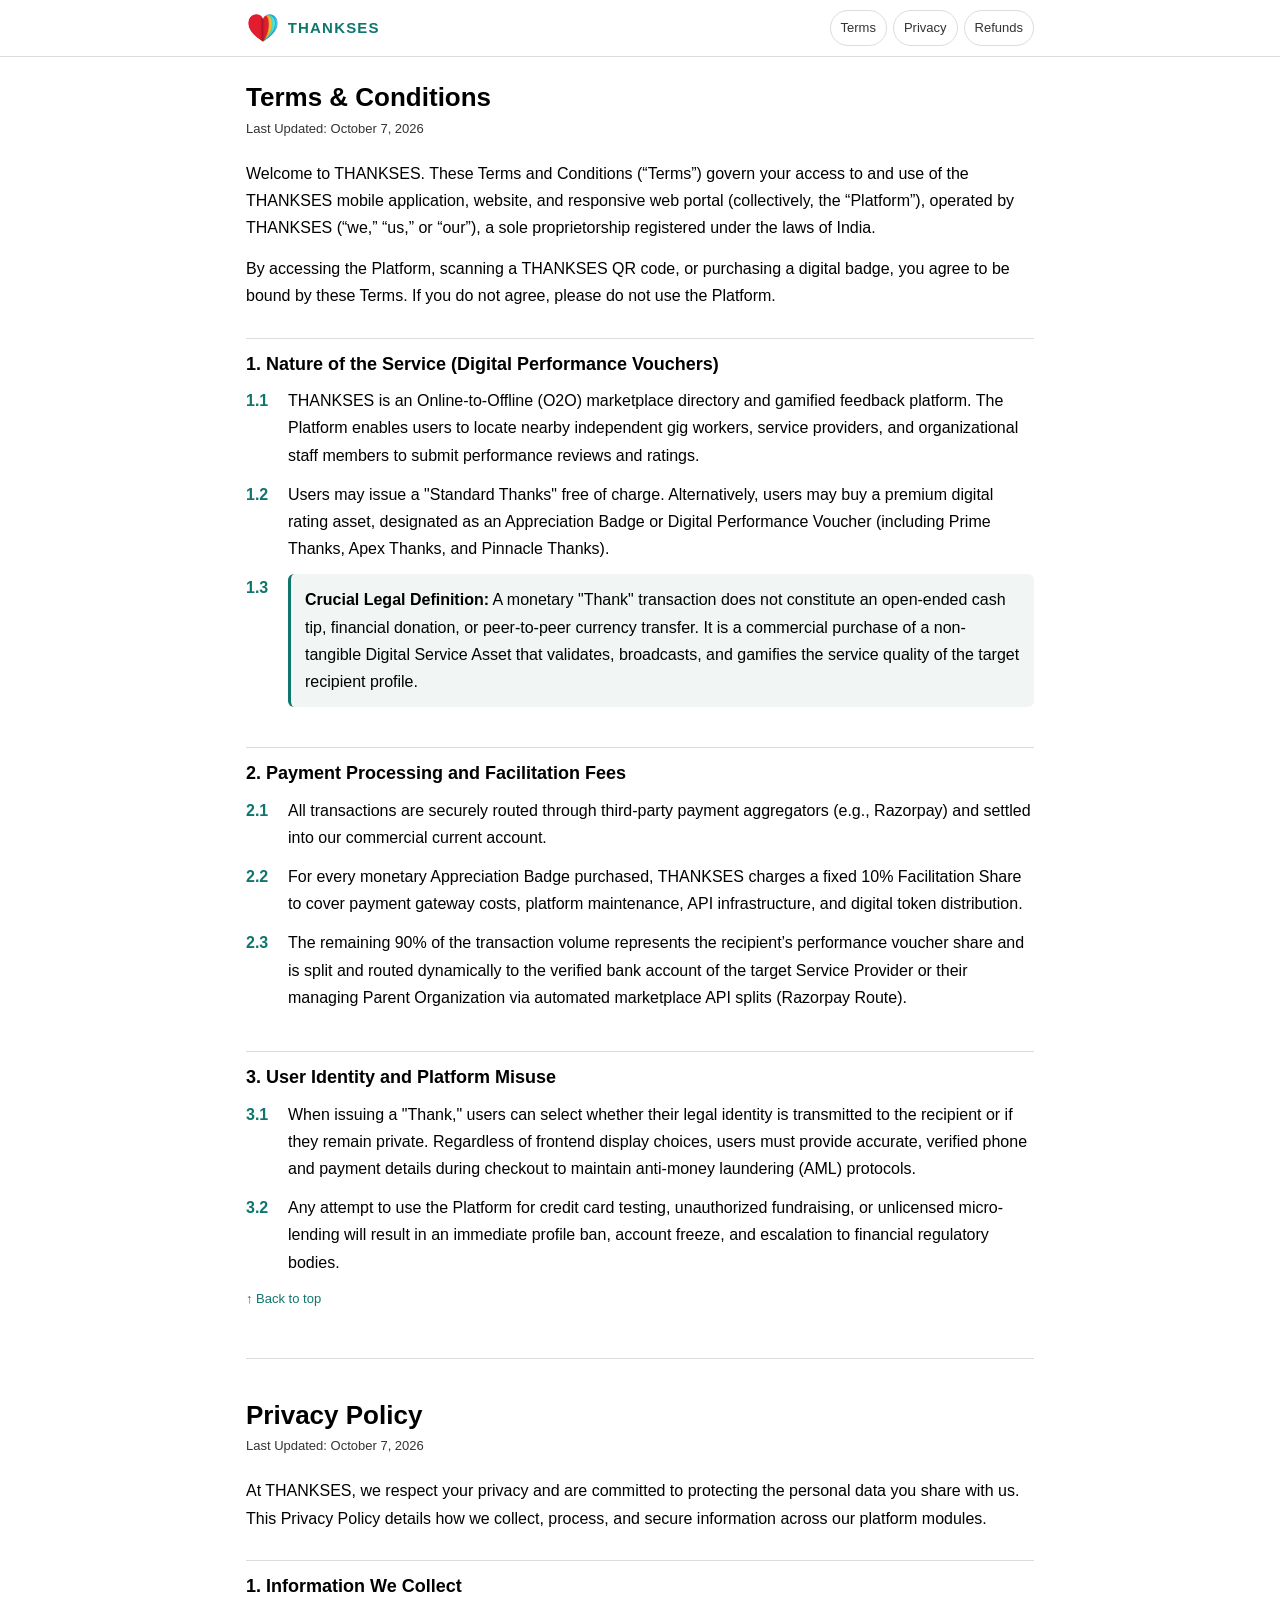
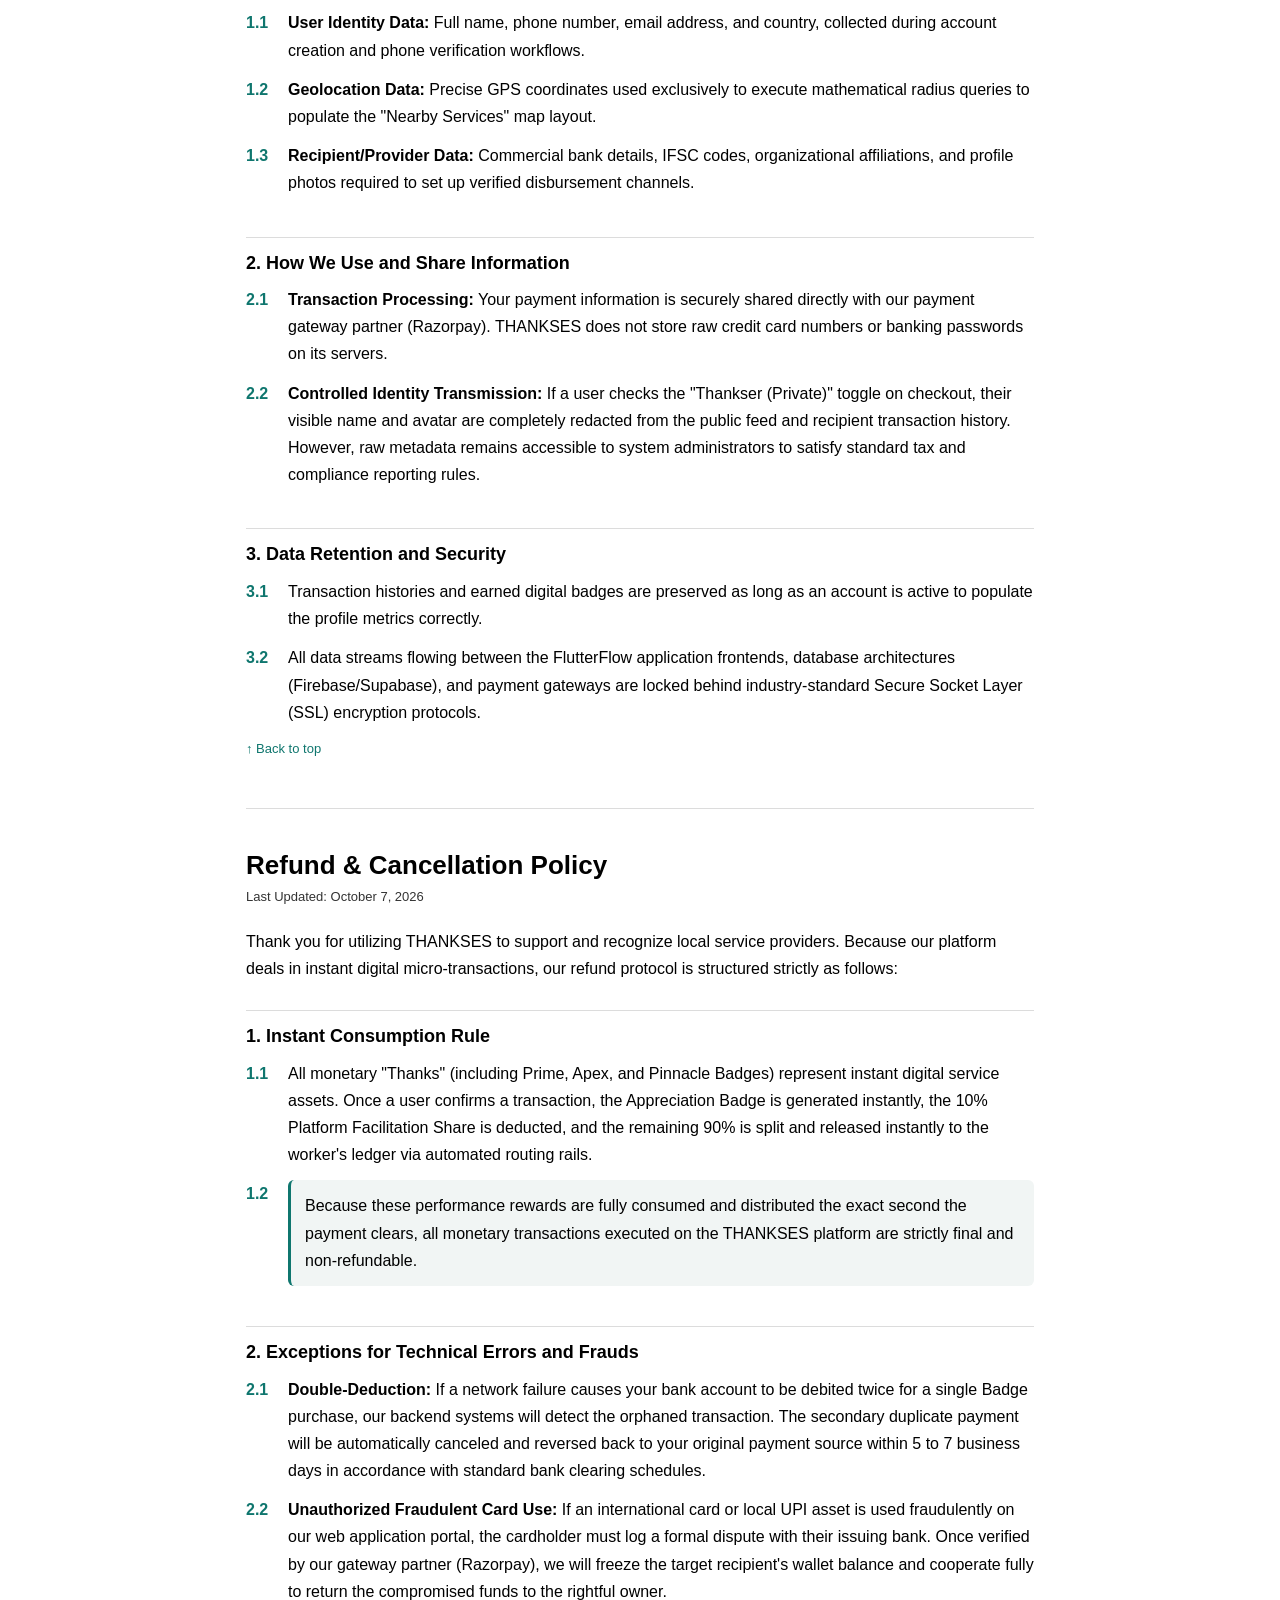
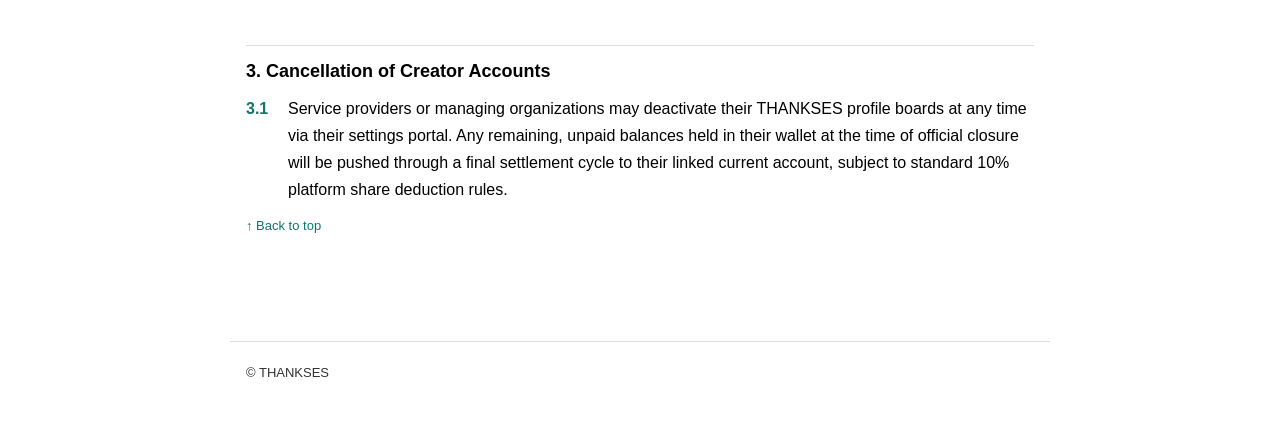
<file: index.html>
<!doctype html>
<html lang="en">
<head>
  <meta charset="utf-8">
  <meta name="viewport" content="width=device-width, initial-scale=1">
  <title>Legal | THANKSES</title>
  <meta name="description" content="Terms and Conditions, Privacy Policy and Refund Policy for THANKSES.">
  <style>
    :root {
      color-scheme: light;
      --bg: #ffffff;
      --surface: #ffffff;
      --text: #000000;
      --muted: #333333;
      --accent: #0f766e;
      --accent-soft: #f1f5f4;
      --border: #dcdcdc;
    }
    * { box-sizing: border-box; }
    html { scroll-behavior: smooth; scroll-padding-top: 64px; }
    body {
      margin: 0;
      background: var(--bg);
      color: var(--text);
      font-family: -apple-system, BlinkMacSystemFont, "Segoe UI", Roboto, Helvetica, Arial, sans-serif;
      line-height: 1.7;
      font-size: 16px;
    }
    .topbar {
      position: sticky;
      top: 0;
      z-index: 10;
      background: var(--surface);
      border-bottom: 1px solid var(--border);
    }
    .topbar .inner {
      max-width: 820px;
      margin: 0 auto;
      padding: 10px 16px;
      display: flex;
      align-items: center;
      justify-content: space-between;
      gap: 10px;
    }
    .brand {
      font-weight: 700;
      letter-spacing: 0.08em;
      color: var(--accent);
      font-size: 15px;
    }
    .brand-wrap { display: flex; align-items: center; gap: 8px; }
    .logo { height: 32px; width: auto; display: block; }
    .tabs { display: flex; gap: 6px; }
    .tabs a {
      color: var(--muted);
      text-decoration: none;
      font-size: 13px;
      padding: 6px 10px;
      border-radius: 999px;
      border: 1px solid var(--border);
    }
    .tabs a:hover, .tabs a:focus { color: var(--accent); border-color: var(--accent); }
    main {
      max-width: 820px;
      margin: 0 auto;
      padding: 24px 16px 56px;
    }
    section { margin-bottom: 48px; }
    h1 {
      font-size: 26px;
      line-height: 1.25;
      margin: 0 0 4px;
    }
    .updated { color: var(--muted); font-size: 13px; margin: 0 0 20px; }
    h2 {
      font-size: 18px;
      margin: 28px 0 8px;
      padding-top: 10px;
      border-top: 1px solid var(--border);
    }
    p { margin: 0 0 14px; }
    .clause { display: flex; gap: 10px; }
    .clause .num {
      flex: 0 0 auto;
      min-width: 32px;
      color: var(--accent);
      font-weight: 600;
    }
    .clause p { margin: 0 0 12px; }
    .callout {
      background: var(--accent-soft);
      border-left: 3px solid var(--accent);
      padding: 12px 14px;
      border-radius: 6px;
      margin: 0 0 12px;
    }
    .divider { height: 1px; background: var(--border); margin: 40px 0; }
    .top-link { font-size: 13px; }
    .top-link a { color: var(--accent); text-decoration: none; }
    footer {
      max-width: 820px;
      margin: 0 auto;
      padding: 20px 16px 36px;
      color: var(--muted);
      font-size: 13px;
      border-top: 1px solid var(--border);
    }
  </style>
</head>
<body id="top">
  <div class="topbar">
    <div class="inner">
      <span class="brand-wrap">
        <img class="logo" src="logo.png" alt="THANKSES logo" width="32" height="32">
        <span class="brand">THANKSES</span>
      </span>
      <nav class="tabs">
        <a href="#terms">Terms</a>
        <a href="#privacy">Privacy</a>
        <a href="#refund">Refunds</a>
      </nav>
    </div>
  </div>

  <main>
    <!-- TERMS -->
    <section id="terms">
      <h1>Terms &amp; Conditions</h1>
      <p class="updated">Last Updated: October 7, 2026</p>

      <p>Welcome to THANKSES. These Terms and Conditions (“Terms”) govern your access to and use of the THANKSES mobile application, website, and responsive web portal (collectively, the “Platform”), operated by THANKSES (“we,” “us,” or “our”), a sole proprietorship registered under the laws of India.</p>
      <p>By accessing the Platform, scanning a THANKSES QR code, or purchasing a digital badge, you agree to be bound by these Terms. If you do not agree, please do not use the Platform.</p>

      <h2>1. Nature of the Service (Digital Performance Vouchers)</h2>
      <div class="clause"><span class="num">1.1</span><p>THANKSES is an Online-to-Offline (O2O) marketplace directory and gamified feedback platform. The Platform enables users to locate nearby independent gig workers, service providers, and organizational staff members to submit performance reviews and ratings.</p></div>
      <div class="clause"><span class="num">1.2</span><p>Users may issue a "Standard Thanks" free of charge. Alternatively, users may buy a premium digital rating asset, designated as an Appreciation Badge or Digital Performance Voucher (including Prime Thanks, Apex Thanks, and Pinnacle Thanks).</p></div>
      <div class="clause"><span class="num">1.3</span><div class="callout"><strong>Crucial Legal Definition:</strong> A monetary "Thank" transaction does not constitute an open-ended cash tip, financial donation, or peer-to-peer currency transfer. It is a commercial purchase of a non-tangible Digital Service Asset that validates, broadcasts, and gamifies the service quality of the target recipient profile.</div></div>

      <h2>2. Payment Processing and Facilitation Fees</h2>
      <div class="clause"><span class="num">2.1</span><p>All transactions are securely routed through third-party payment aggregators (e.g., Razorpay) and settled into our commercial current account.</p></div>
      <div class="clause"><span class="num">2.2</span><p>For every monetary Appreciation Badge purchased, THANKSES charges a fixed 10% Facilitation Share to cover payment gateway costs, platform maintenance, API infrastructure, and digital token distribution.</p></div>
      <div class="clause"><span class="num">2.3</span><p>The remaining 90% of the transaction volume represents the recipient’s performance voucher share and is split and routed dynamically to the verified bank account of the target Service Provider or their managing Parent Organization via automated marketplace API splits (Razorpay Route).</p></div>

      <h2>3. User Identity and Platform Misuse</h2>
      <div class="clause"><span class="num">3.1</span><p>When issuing a "Thank," users can select whether their legal identity is transmitted to the recipient or if they remain private. Regardless of frontend display choices, users must provide accurate, verified phone and payment details during checkout to maintain anti-money laundering (AML) protocols.</p></div>
      <div class="clause"><span class="num">3.2</span><p>Any attempt to use the Platform for credit card testing, unauthorized fundraising, or unlicensed micro-lending will result in an immediate profile ban, account freeze, and escalation to financial regulatory bodies.</p></div>

      <p class="top-link"><a href="#top">&uarr; Back to top</a></p>
    </section>

    <div class="divider"></div>

    <!-- PRIVACY -->
    <section id="privacy">
      <h1>Privacy Policy</h1>
      <p class="updated">Last Updated: October 7, 2026</p>

      <p>At THANKSES, we respect your privacy and are committed to protecting the personal data you share with us. This Privacy Policy details how we collect, process, and secure information across our platform modules.</p>

      <h2>1. Information We Collect</h2>
      <div class="clause"><span class="num">1.1</span><p><strong>User Identity Data:</strong> Full name, phone number, email address, and country, collected during account creation and phone verification workflows.</p></div>
      <div class="clause"><span class="num">1.2</span><p><strong>Geolocation Data:</strong> Precise GPS coordinates used exclusively to execute mathematical radius queries to populate the "Nearby Services" map layout.</p></div>
      <div class="clause"><span class="num">1.3</span><p><strong>Recipient/Provider Data:</strong> Commercial bank details, IFSC codes, organizational affiliations, and profile photos required to set up verified disbursement channels.</p></div>

      <h2>2. How We Use and Share Information</h2>
      <div class="clause"><span class="num">2.1</span><p><strong>Transaction Processing:</strong> Your payment information is securely shared directly with our payment gateway partner (Razorpay). THANKSES does not store raw credit card numbers or banking passwords on its servers.</p></div>
      <div class="clause"><span class="num">2.2</span><p><strong>Controlled Identity Transmission:</strong> If a user checks the "Thankser (Private)" toggle on checkout, their visible name and avatar are completely redacted from the public feed and recipient transaction history. However, raw metadata remains accessible to system administrators to satisfy standard tax and compliance reporting rules.</p></div>

      <h2>3. Data Retention and Security</h2>
      <div class="clause"><span class="num">3.1</span><p>Transaction histories and earned digital badges are preserved as long as an account is active to populate the profile metrics correctly.</p></div>
      <div class="clause"><span class="num">3.2</span><p>All data streams flowing between the FlutterFlow application frontends, database architectures (Firebase/Supabase), and payment gateways are locked behind industry-standard Secure Socket Layer (SSL) encryption protocols.</p></div>

      <p class="top-link"><a href="#top">&uarr; Back to top</a></p>
    </section>

    <div class="divider"></div>

    <!-- REFUND -->
    <section id="refund">
      <h1>Refund &amp; Cancellation Policy</h1>
      <p class="updated">Last Updated: October 7, 2026</p>

      <p>Thank you for utilizing THANKSES to support and recognize local service providers. Because our platform deals in instant digital micro-transactions, our refund protocol is structured strictly as follows:</p>

      <h2>1. Instant Consumption Rule</h2>
      <div class="clause"><span class="num">1.1</span><p>All monetary "Thanks" (including Prime, Apex, and Pinnacle Badges) represent instant digital service assets. Once a user confirms a transaction, the Appreciation Badge is generated instantly, the 10% Platform Facilitation Share is deducted, and the remaining 90% is split and released instantly to the worker's ledger via automated routing rails.</p></div>
      <div class="clause"><span class="num">1.2</span><div class="callout">Because these performance rewards are fully consumed and distributed the exact second the payment clears, all monetary transactions executed on the THANKSES platform are strictly final and non-refundable.</div></div>

      <h2>2. Exceptions for Technical Errors and Frauds</h2>
      <div class="clause"><span class="num">2.1</span><p><strong>Double-Deduction:</strong> If a network failure causes your bank account to be debited twice for a single Badge purchase, our backend systems will detect the orphaned transaction. The secondary duplicate payment will be automatically canceled and reversed back to your original payment source within 5 to 7 business days in accordance with standard bank clearing schedules.</p></div>
      <div class="clause"><span class="num">2.2</span><p><strong>Unauthorized Fraudulent Card Use:</strong> If an international card or local UPI asset is used fraudulently on our web application portal, the cardholder must log a formal dispute with their issuing bank. Once verified by our gateway partner (Razorpay), we will freeze the target recipient's wallet balance and cooperate fully to return the compromised funds to the rightful owner.</p></div>

      <h2>3. Cancellation of Creator Accounts</h2>
      <div class="clause"><span class="num">3.1</span><p>Service providers or managing organizations may deactivate their THANKSES profile boards at any time via their settings portal. Any remaining, unpaid balances held in their wallet at the time of official closure will be pushed through a final settlement cycle to their linked current account, subject to standard 10% platform share deduction rules.</p></div>

      <p class="top-link"><a href="#top">&uarr; Back to top</a></p>
    </section>
  </main>

  <footer>&copy; THANKSES</footer>
</body>
</html>
</file>
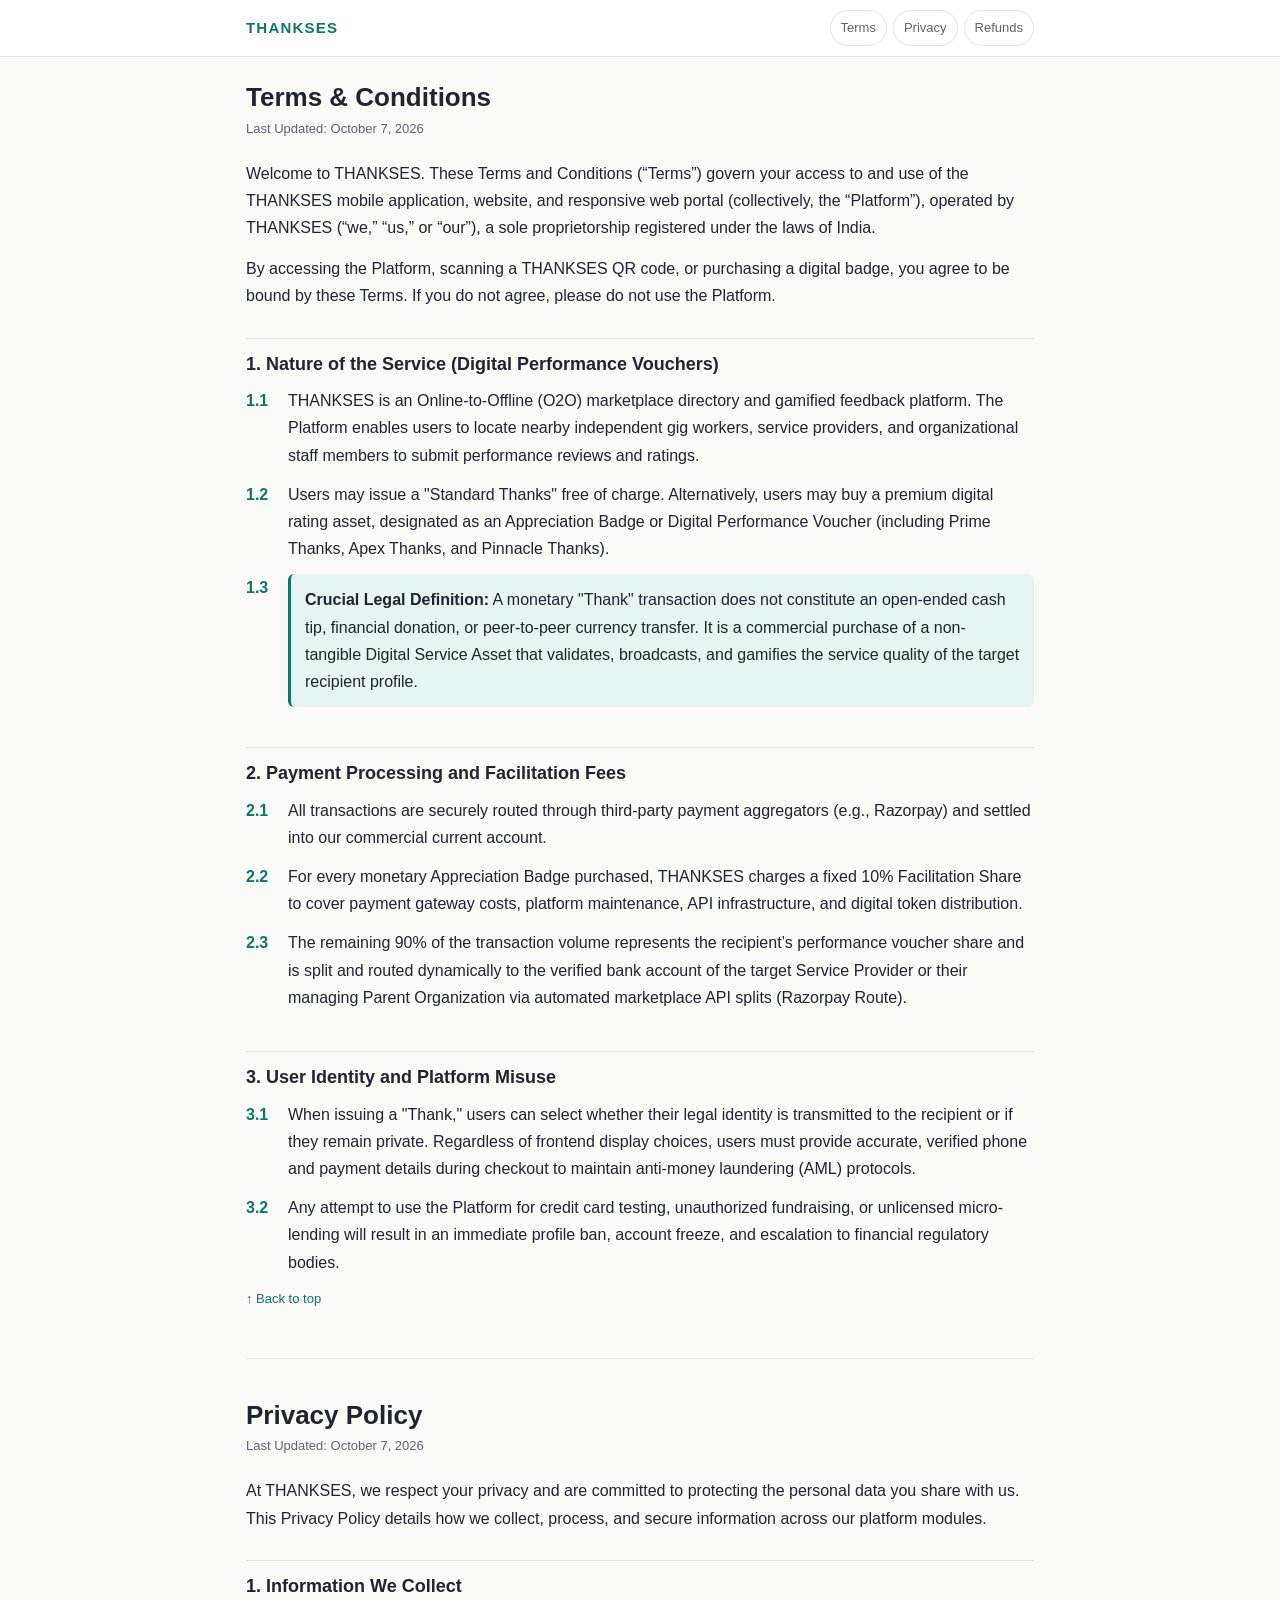
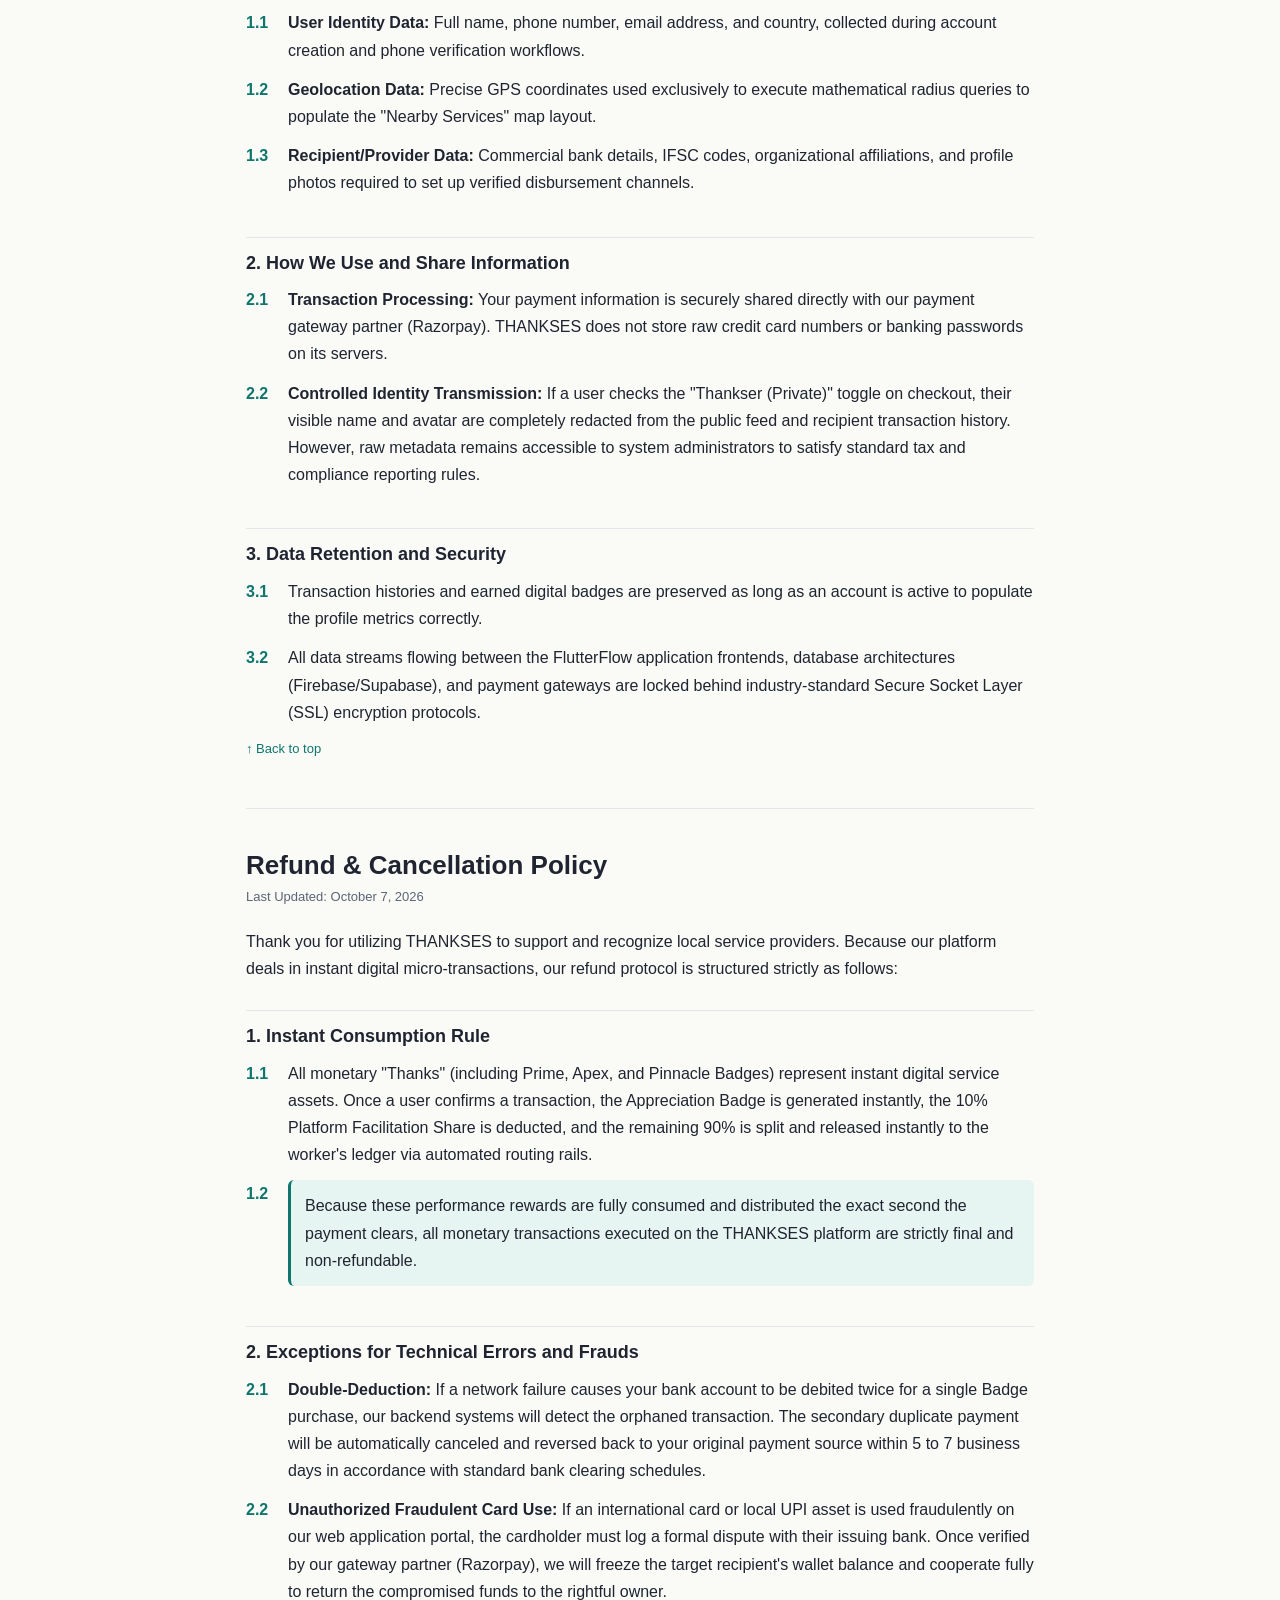
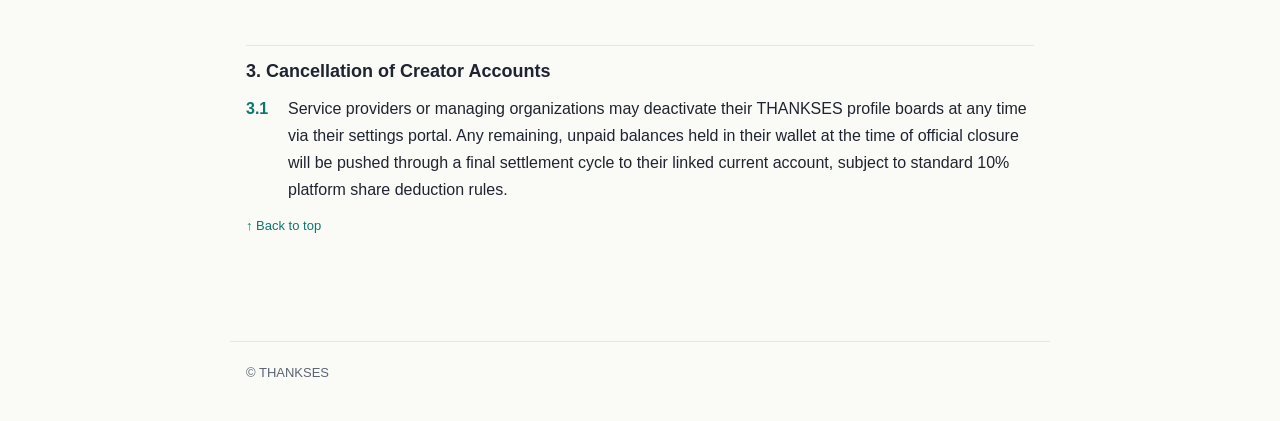
<file: index (1).html>
<!doctype html>
<html lang="en">
<head>
  <meta charset="utf-8">
  <meta name="viewport" content="width=device-width, initial-scale=1">
  <title>Legal | THANKSES</title>
  <meta name="description" content="Terms and Conditions, Privacy Policy and Refund Policy for THANKSES.">
  <style>
    :root {
      --bg: #fafaf7;
      --surface: #ffffff;
      --text: #1f2430;
      --muted: #5d6475;
      --accent: #0f766e;
      --accent-soft: #e6f4f2;
      --border: #e4e6ec;
    }
    @media (prefers-color-scheme: dark) {
      :root {
        --bg: #12151c;
        --surface: #1a1e28;
        --text: #e8eaf0;
        --muted: #9aa2b4;
        --accent: #5eead4;
        --accent-soft: #16302d;
        --border: #2a3040;
      }
    }
    * { box-sizing: border-box; }
    html { scroll-behavior: smooth; scroll-padding-top: 64px; }
    body {
      margin: 0;
      background: var(--bg);
      color: var(--text);
      font-family: -apple-system, BlinkMacSystemFont, "Segoe UI", Roboto, Helvetica, Arial, sans-serif;
      line-height: 1.7;
      font-size: 16px;
    }
    .topbar {
      position: sticky;
      top: 0;
      z-index: 10;
      background: var(--surface);
      border-bottom: 1px solid var(--border);
    }
    .topbar .inner {
      max-width: 820px;
      margin: 0 auto;
      padding: 10px 16px;
      display: flex;
      align-items: center;
      justify-content: space-between;
      gap: 10px;
    }
    .brand {
      font-weight: 700;
      letter-spacing: 0.08em;
      color: var(--accent);
      font-size: 15px;
    }
    .tabs { display: flex; gap: 6px; }
    .tabs a {
      color: var(--muted);
      text-decoration: none;
      font-size: 13px;
      padding: 6px 10px;
      border-radius: 999px;
      border: 1px solid var(--border);
    }
    .tabs a:hover, .tabs a:focus { color: var(--accent); border-color: var(--accent); }
    main {
      max-width: 820px;
      margin: 0 auto;
      padding: 24px 16px 56px;
    }
    section { margin-bottom: 48px; }
    h1 {
      font-size: 26px;
      line-height: 1.25;
      margin: 0 0 4px;
    }
    .updated { color: var(--muted); font-size: 13px; margin: 0 0 20px; }
    h2 {
      font-size: 18px;
      margin: 28px 0 8px;
      padding-top: 10px;
      border-top: 1px solid var(--border);
    }
    p { margin: 0 0 14px; }
    .clause { display: flex; gap: 10px; }
    .clause .num {
      flex: 0 0 auto;
      min-width: 32px;
      color: var(--accent);
      font-weight: 600;
    }
    .clause p { margin: 0 0 12px; }
    .callout {
      background: var(--accent-soft);
      border-left: 3px solid var(--accent);
      padding: 12px 14px;
      border-radius: 6px;
      margin: 0 0 12px;
    }
    .divider { height: 1px; background: var(--border); margin: 40px 0; }
    .top-link { font-size: 13px; }
    .top-link a { color: var(--accent); text-decoration: none; }
    footer {
      max-width: 820px;
      margin: 0 auto;
      padding: 20px 16px 36px;
      color: var(--muted);
      font-size: 13px;
      border-top: 1px solid var(--border);
    }
  </style>
</head>
<body id="top">
  <div class="topbar">
    <div class="inner">
      <span class="brand">THANKSES</span>
      <nav class="tabs">
        <a href="#terms">Terms</a>
        <a href="#privacy">Privacy</a>
        <a href="#refund">Refunds</a>
      </nav>
    </div>
  </div>

  <main>
    <!-- TERMS -->
    <section id="terms">
      <h1>Terms &amp; Conditions</h1>
      <p class="updated">Last Updated: October 7, 2026</p>

      <p>Welcome to THANKSES. These Terms and Conditions (“Terms”) govern your access to and use of the THANKSES mobile application, website, and responsive web portal (collectively, the “Platform”), operated by THANKSES (“we,” “us,” or “our”), a sole proprietorship registered under the laws of India.</p>
      <p>By accessing the Platform, scanning a THANKSES QR code, or purchasing a digital badge, you agree to be bound by these Terms. If you do not agree, please do not use the Platform.</p>

      <h2>1. Nature of the Service (Digital Performance Vouchers)</h2>
      <div class="clause"><span class="num">1.1</span><p>THANKSES is an Online-to-Offline (O2O) marketplace directory and gamified feedback platform. The Platform enables users to locate nearby independent gig workers, service providers, and organizational staff members to submit performance reviews and ratings.</p></div>
      <div class="clause"><span class="num">1.2</span><p>Users may issue a "Standard Thanks" free of charge. Alternatively, users may buy a premium digital rating asset, designated as an Appreciation Badge or Digital Performance Voucher (including Prime Thanks, Apex Thanks, and Pinnacle Thanks).</p></div>
      <div class="clause"><span class="num">1.3</span><div class="callout"><strong>Crucial Legal Definition:</strong> A monetary "Thank" transaction does not constitute an open-ended cash tip, financial donation, or peer-to-peer currency transfer. It is a commercial purchase of a non-tangible Digital Service Asset that validates, broadcasts, and gamifies the service quality of the target recipient profile.</div></div>

      <h2>2. Payment Processing and Facilitation Fees</h2>
      <div class="clause"><span class="num">2.1</span><p>All transactions are securely routed through third-party payment aggregators (e.g., Razorpay) and settled into our commercial current account.</p></div>
      <div class="clause"><span class="num">2.2</span><p>For every monetary Appreciation Badge purchased, THANKSES charges a fixed 10% Facilitation Share to cover payment gateway costs, platform maintenance, API infrastructure, and digital token distribution.</p></div>
      <div class="clause"><span class="num">2.3</span><p>The remaining 90% of the transaction volume represents the recipient’s performance voucher share and is split and routed dynamically to the verified bank account of the target Service Provider or their managing Parent Organization via automated marketplace API splits (Razorpay Route).</p></div>

      <h2>3. User Identity and Platform Misuse</h2>
      <div class="clause"><span class="num">3.1</span><p>When issuing a "Thank," users can select whether their legal identity is transmitted to the recipient or if they remain private. Regardless of frontend display choices, users must provide accurate, verified phone and payment details during checkout to maintain anti-money laundering (AML) protocols.</p></div>
      <div class="clause"><span class="num">3.2</span><p>Any attempt to use the Platform for credit card testing, unauthorized fundraising, or unlicensed micro-lending will result in an immediate profile ban, account freeze, and escalation to financial regulatory bodies.</p></div>

      <p class="top-link"><a href="#top">&uarr; Back to top</a></p>
    </section>

    <div class="divider"></div>

    <!-- PRIVACY -->
    <section id="privacy">
      <h1>Privacy Policy</h1>
      <p class="updated">Last Updated: October 7, 2026</p>

      <p>At THANKSES, we respect your privacy and are committed to protecting the personal data you share with us. This Privacy Policy details how we collect, process, and secure information across our platform modules.</p>

      <h2>1. Information We Collect</h2>
      <div class="clause"><span class="num">1.1</span><p><strong>User Identity Data:</strong> Full name, phone number, email address, and country, collected during account creation and phone verification workflows.</p></div>
      <div class="clause"><span class="num">1.2</span><p><strong>Geolocation Data:</strong> Precise GPS coordinates used exclusively to execute mathematical radius queries to populate the "Nearby Services" map layout.</p></div>
      <div class="clause"><span class="num">1.3</span><p><strong>Recipient/Provider Data:</strong> Commercial bank details, IFSC codes, organizational affiliations, and profile photos required to set up verified disbursement channels.</p></div>

      <h2>2. How We Use and Share Information</h2>
      <div class="clause"><span class="num">2.1</span><p><strong>Transaction Processing:</strong> Your payment information is securely shared directly with our payment gateway partner (Razorpay). THANKSES does not store raw credit card numbers or banking passwords on its servers.</p></div>
      <div class="clause"><span class="num">2.2</span><p><strong>Controlled Identity Transmission:</strong> If a user checks the "Thankser (Private)" toggle on checkout, their visible name and avatar are completely redacted from the public feed and recipient transaction history. However, raw metadata remains accessible to system administrators to satisfy standard tax and compliance reporting rules.</p></div>

      <h2>3. Data Retention and Security</h2>
      <div class="clause"><span class="num">3.1</span><p>Transaction histories and earned digital badges are preserved as long as an account is active to populate the profile metrics correctly.</p></div>
      <div class="clause"><span class="num">3.2</span><p>All data streams flowing between the FlutterFlow application frontends, database architectures (Firebase/Supabase), and payment gateways are locked behind industry-standard Secure Socket Layer (SSL) encryption protocols.</p></div>

      <p class="top-link"><a href="#top">&uarr; Back to top</a></p>
    </section>

    <div class="divider"></div>

    <!-- REFUND -->
    <section id="refund">
      <h1>Refund &amp; Cancellation Policy</h1>
      <p class="updated">Last Updated: October 7, 2026</p>

      <p>Thank you for utilizing THANKSES to support and recognize local service providers. Because our platform deals in instant digital micro-transactions, our refund protocol is structured strictly as follows:</p>

      <h2>1. Instant Consumption Rule</h2>
      <div class="clause"><span class="num">1.1</span><p>All monetary "Thanks" (including Prime, Apex, and Pinnacle Badges) represent instant digital service assets. Once a user confirms a transaction, the Appreciation Badge is generated instantly, the 10% Platform Facilitation Share is deducted, and the remaining 90% is split and released instantly to the worker's ledger via automated routing rails.</p></div>
      <div class="clause"><span class="num">1.2</span><div class="callout">Because these performance rewards are fully consumed and distributed the exact second the payment clears, all monetary transactions executed on the THANKSES platform are strictly final and non-refundable.</div></div>

      <h2>2. Exceptions for Technical Errors and Frauds</h2>
      <div class="clause"><span class="num">2.1</span><p><strong>Double-Deduction:</strong> If a network failure causes your bank account to be debited twice for a single Badge purchase, our backend systems will detect the orphaned transaction. The secondary duplicate payment will be automatically canceled and reversed back to your original payment source within 5 to 7 business days in accordance with standard bank clearing schedules.</p></div>
      <div class="clause"><span class="num">2.2</span><p><strong>Unauthorized Fraudulent Card Use:</strong> If an international card or local UPI asset is used fraudulently on our web application portal, the cardholder must log a formal dispute with their issuing bank. Once verified by our gateway partner (Razorpay), we will freeze the target recipient's wallet balance and cooperate fully to return the compromised funds to the rightful owner.</p></div>

      <h2>3. Cancellation of Creator Accounts</h2>
      <div class="clause"><span class="num">3.1</span><p>Service providers or managing organizations may deactivate their THANKSES profile boards at any time via their settings portal. Any remaining, unpaid balances held in their wallet at the time of official closure will be pushed through a final settlement cycle to their linked current account, subject to standard 10% platform share deduction rules.</p></div>

      <p class="top-link"><a href="#top">&uarr; Back to top</a></p>
    </section>
  </main>

  <footer>&copy; THANKSES</footer>
</body>
</html>
</file>
